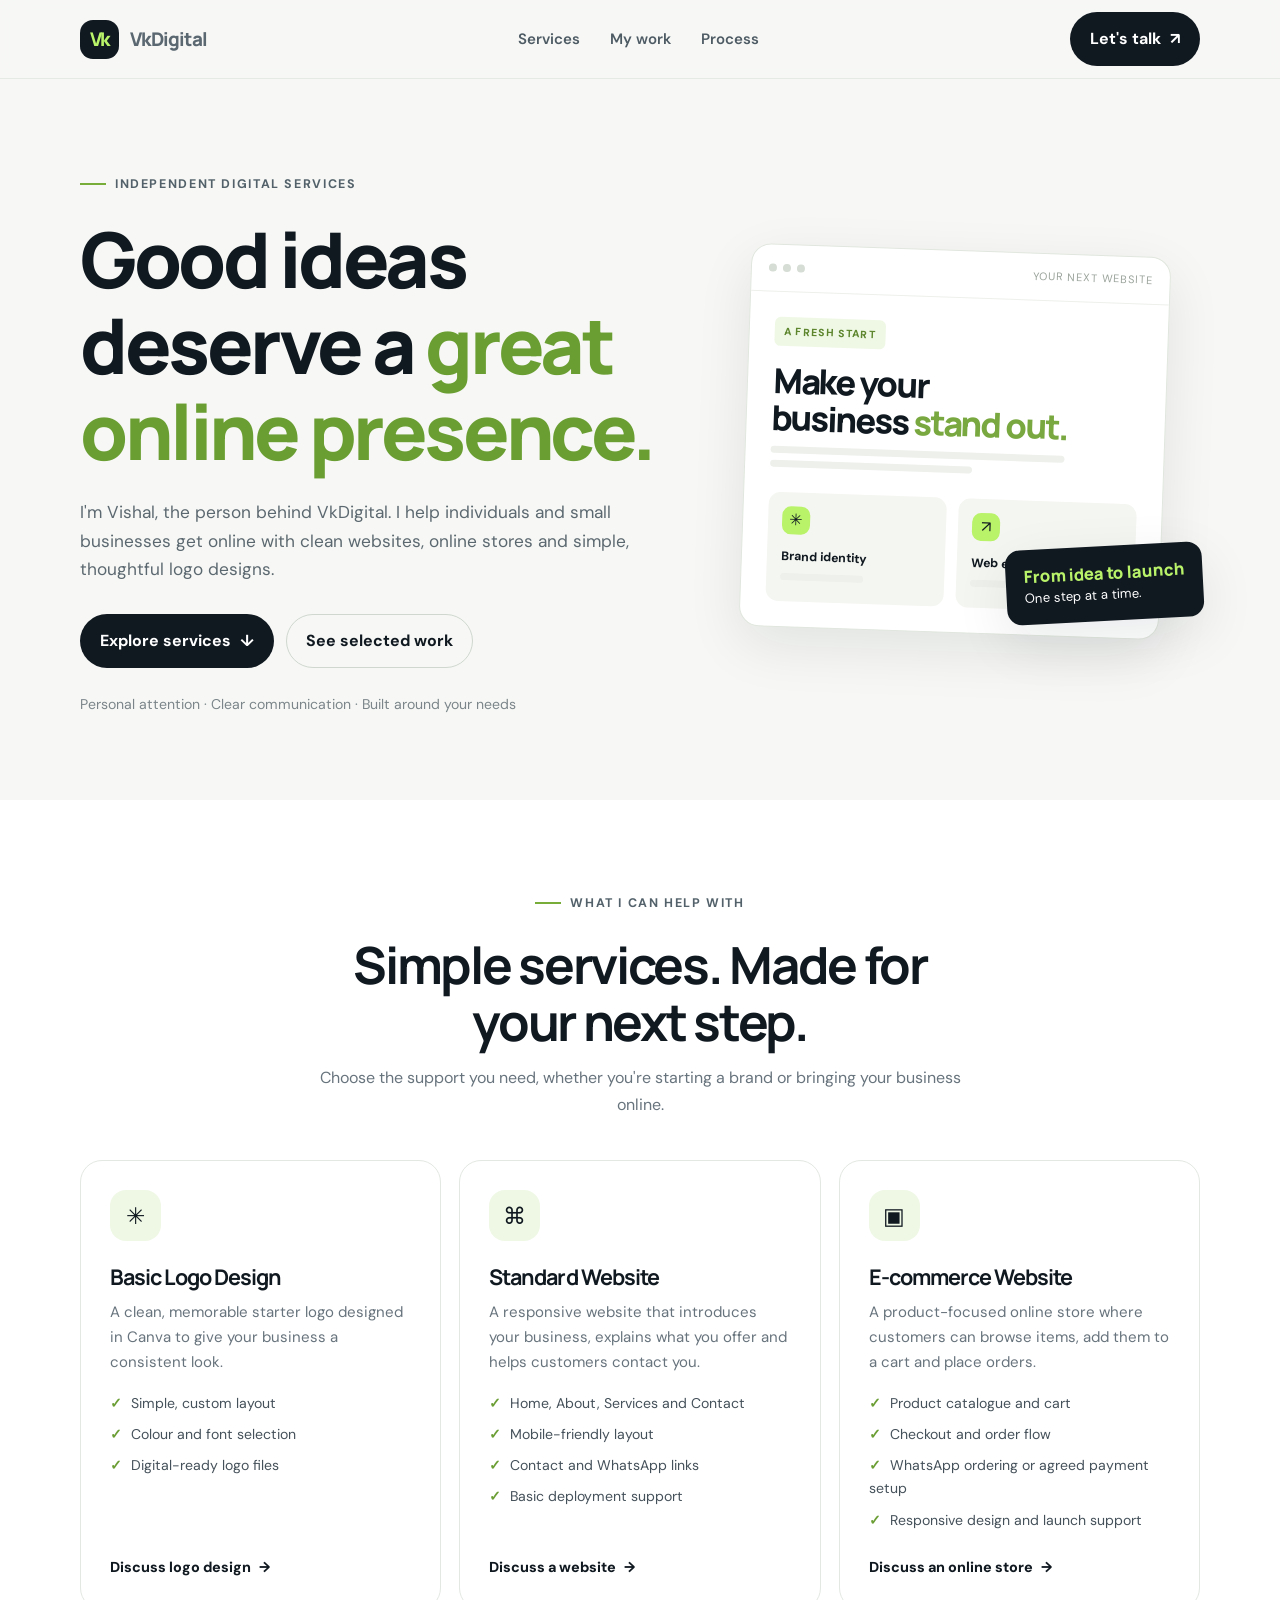
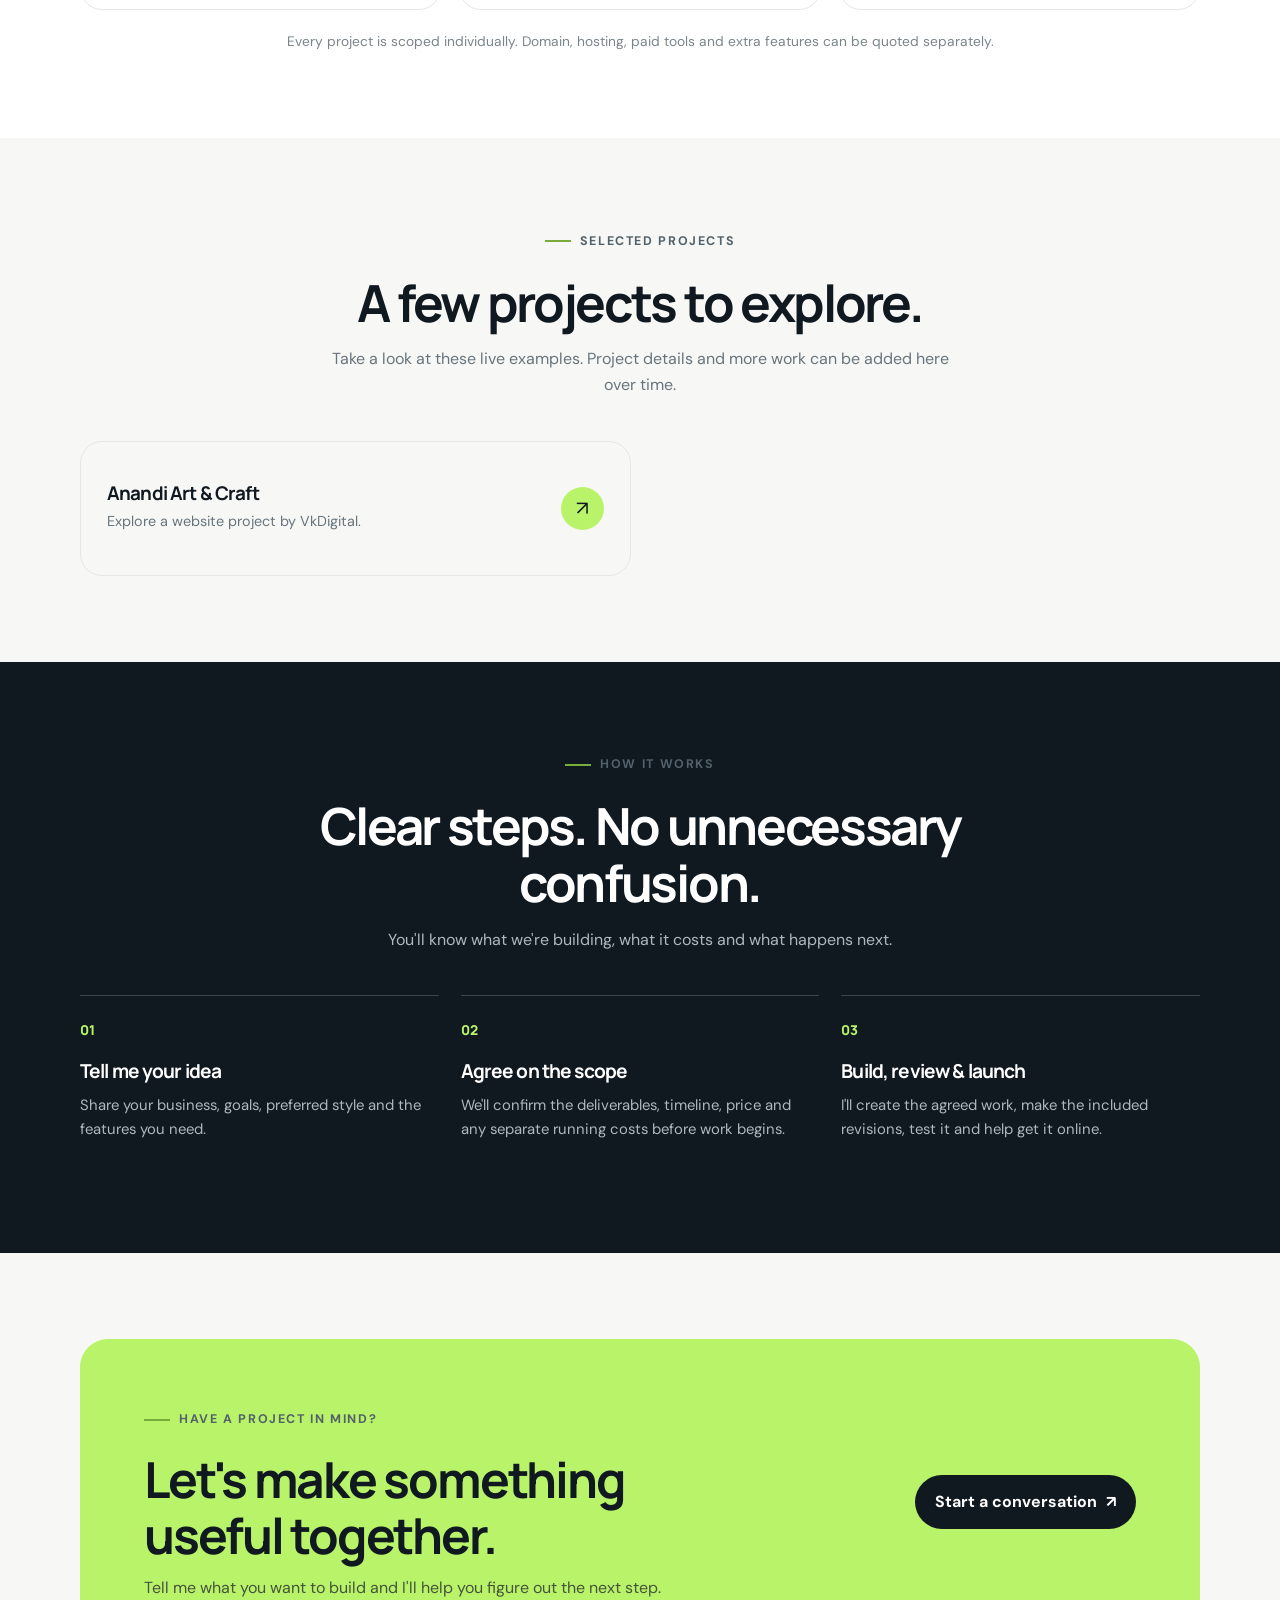
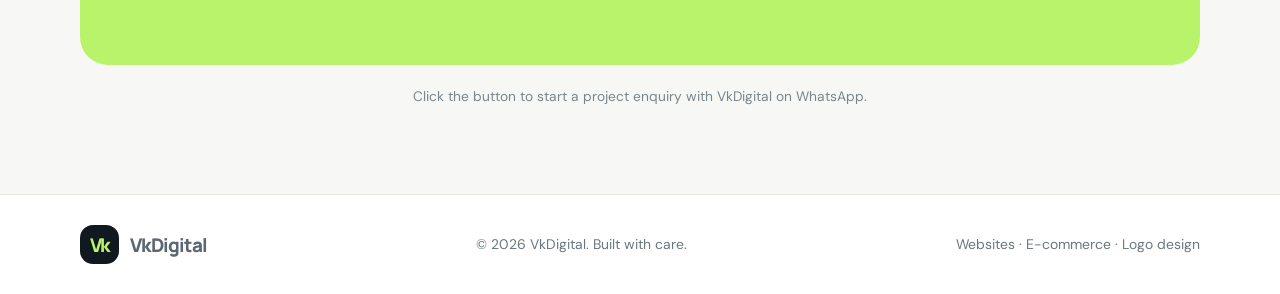
<file: index.html>
<!doctype html>
<html lang="en">
<head>
    <meta charset="utf-8">
    <meta name="viewport" content="width=device-width, initial-scale=1">
    <meta name="theme-color" content="#101820">
    <meta name="description" content="VkDigital creates clean, useful websites and simple logo designs for growing businesses.">
    <title>VkDigital | Websites & Logo Design</title>
    <link rel="preconnect" href="https://fonts.googleapis.com">
    <link rel="preconnect" href="https://fonts.gstatic.com" crossorigin>
    <link href="https://fonts.googleapis.com/css2?family=DM+Sans:wght@400;500;600;700&family=Manrope:wght@400;500;600;700;800&display=swap" rel="stylesheet">
    <link rel="stylesheet" href="css/style.css">
</head>
<body>
    <header class="site-header">
        <div class="wrap">
            <nav aria-label="Main navigation">
                <a class="brand" href="#home" aria-label="VkDigital home"><span class="brand-mark">Vk</span><span>Vk<span>Digital</span></span></a>
                <div class="nav-links">
                    <a href="#services">Services</a><a href="#work">My work</a><a href="#process">Process</a>
                </div>
                <a class="button button-dark nav-cta" href="#contact">Let's talk <span aria-hidden="true">↗</span></a>
            </nav>
        </div>
    </header>

    <main>
        <section class="hero" id="home">
            <div class="wrap hero-grid">
                <div>
                    <div class="eyebrow">
                        Independent digital services
                    </div>
                    <h1>Good ideas deserve a <em>great online presence.</em></h1>
                    <p class="hero-copy">
                        I'm Vishal, the person behind VkDigital. I help individuals and small businesses get online with clean websites, online stores and simple, thoughtful logo designs.
                    </p>
                    <div class="hero-actions">
                        <a class="button button-dark" href="#services">Explore services <span aria-hidden="true">↓</span></a><a class="button button-outline" href="#work">See selected work</a>
                    </div>
                    <p class="trust-line">
                        Personal attention · Clear communication · Built around your needs
                    </p>
                </div>
                <div class="visual" aria-label="Illustration of a modern website design">
                    <div class="visual-glow"></div>
                    <div class="mock-window">
                        <div class="window-top">
                            <span class="dot"></span><span class="dot"></span><span class="dot"></span><span class="window-label">YOUR NEXT WEBSITE</span>
                        </div>
                        <div class="mock-content">
                            <span class="mock-tag">A FRESH START</span><div class="mock-title">
                                Make your<br>business <span>stand out.</span>
                            </div>
                            <div class="mock-line"></div>
                            <div class="mock-line short"></div>
                            <div class="mock-cards">
                                <div class="mock-card">
                                    <span class="mock-icon">✳</span><b>Brand identity</b><div class="mock-line short"></div>
                                </div>
                                <div class="mock-card">
                                    <span class="mock-icon">↗</span><b>Web experience</b><div class="mock-line short"></div>
                                </div>
                            </div>
                        </div>
                    </div>
                    <div class="floating-note">
                        <strong>From idea to launch</strong>One step at a time.
                    </div>
                </div>
            </div>
        </section>

        <section class="section section-white" id="services">
            <div class="wrap">
                <div class="section-head">
                    <div class="eyebrow">
                        What I can help with
                    </div>
                    <h2>Simple services. Made for your next step.</h2><p>
                        Choose the support you need, whether you're starting a brand or bringing your business online.
                    </p>
                </div>
                <div class="services-grid">
                    <article class="service-card">
                        <div class="service-icon" aria-hidden="true">
                            ✳
                        </div>
                        <h3>Basic Logo Design</h3><p>
                            A clean, memorable starter logo designed in Canva to give your business a consistent look.
                        </p>
                        <ul>
                            <li>Simple, custom layout</li><li>Colour and font selection</li><li>Digital-ready logo files</li>
                        </ul>
                        <a class="service-link" href="#contact" data-service="Basic Logo Design">Discuss logo design <span aria-hidden="true">→</span></a>
                    </article>
                    <article class="service-card">
                        <div class="service-icon" aria-hidden="true">
                            ⌘
                        </div>
                        <h3>Standard Website</h3><p>
                            A responsive website that introduces your business, explains what you offer and helps customers contact you.
                        </p>
                        <ul>
                            <li>Home, About, Services and Contact</li><li>Mobile-friendly layout</li><li>Contact and WhatsApp links</li><li>Basic deployment support</li>
                        </ul>
                        <a class="service-link" href="#contact" data-service="Standard Website">Discuss a website <span aria-hidden="true">→</span></a>
                    </article>
                    <article class="service-card">
                        <div class="service-icon" aria-hidden="true">
                            ▣
                        </div>
                        <h3>E-commerce Website</h3><p>
                            A product-focused online store where customers can browse items, add them to a cart and place orders.
                        </p>
                        <ul>
                            <li>Product catalogue and cart</li><li>Checkout and order flow</li><li>WhatsApp ordering or agreed payment setup</li><li>Responsive design and launch support</li>
                        </ul>
                        <a class="service-link" href="#contact" data-service="E-commerce Website">Discuss an online store <span aria-hidden="true">→</span></a>
                    </article>
                </div>
                <p class="note">
                    Every project is scoped individually. Domain, hosting, paid tools and extra features can be quoted separately.
                </p>
            </div>
        </section>

        <section class="section" id="work">
            <div class="wrap">
                <div class="section-head">
                    <div class="eyebrow">
                        Selected projects
                    </div>
                    <h2>A few projects to explore.</h2><p>
                        Take a look at these live examples. Project details and more work can be added here over time.
                    </p>
                </div>
                <div class="work-grid">
                    <a class="work-card" href="https://vkdigital29.github.io/Anandi-Art-Craft/" target="_blank" rel="noopener noreferrer"><div>
                        <h3>Anandi Art & Craft</h3><p>
                            Explore a website project by VkDigital.
                        </p>
                    </div>
                        <span class="work-arrow" aria-hidden="true">↗</span></a>
                </div>
            </div>
        </section>

        <section class="section section-dark" id="process">
            <div class="wrap">
                <div class="section-head">
                    <div class="eyebrow">
                        How it works
                    </div>
                    <h2>Clear steps. No unnecessary confusion.</h2><p>
                        You'll know what we're building, what it costs and what happens next.
                    </p>
                </div>
                <div class="steps">
                    <article class="step">
                        <h3>Tell me your idea</h3><p>
                            Share your business, goals, preferred style and the features you need.
                        </p>
                    </article>
                    <article class="step">
                        <h3>Agree on the scope</h3><p>
                            We'll confirm the deliverables, timeline, price and any separate running costs before work begins.
                        </p>
                    </article>
                    <article class="step">
                        <h3>Build, review &amp; launch</h3><p>
                            I'll create the agreed work, make the included revisions, test it and help get it online.
                        </p>
                    </article>
                </div>
            </div>
        </section>

        <section class="section" id="contact">
            <div class="wrap">
                <div class="cta">
                    <div>
                        <div class="eyebrow">
                            Have a project in mind?
                        </div>
                        <h2>Let's make something useful together.</h2><p>
                            Tell me what you want to build and I'll help you figure out the next step.
                        </p>
                    </div>
                    <a class="button button-dark" href="https://wa.me/918378836293?text=Hi%20VkDigital!%20I%27d%20like%20to%20discuss%20a%20project." id="contact-whatsapp" target="_blank" rel="noopener noreferrer">Start a conversation <span aria-hidden="true">↗</span></a>
                </div>
                <p class="note">
                    Click the button to start a project enquiry with VkDigital on WhatsApp.
                </p>
            </div>
        </section>
    </main>

    <footer>
        <div class="wrap footer-inner">
            <a class="brand" href="#home"><span class="brand-mark">Vk</span><span>Vk<span>Digital</span></span></a><p>
                © <span id="year"></span> VkDigital. Built with care.
            </p>
            <p>
                Websites · E-commerce · Logo design
            </p>
        </div>
    </footer>
    <script src="js/app.js"></script>
</body>
</html>
</file>
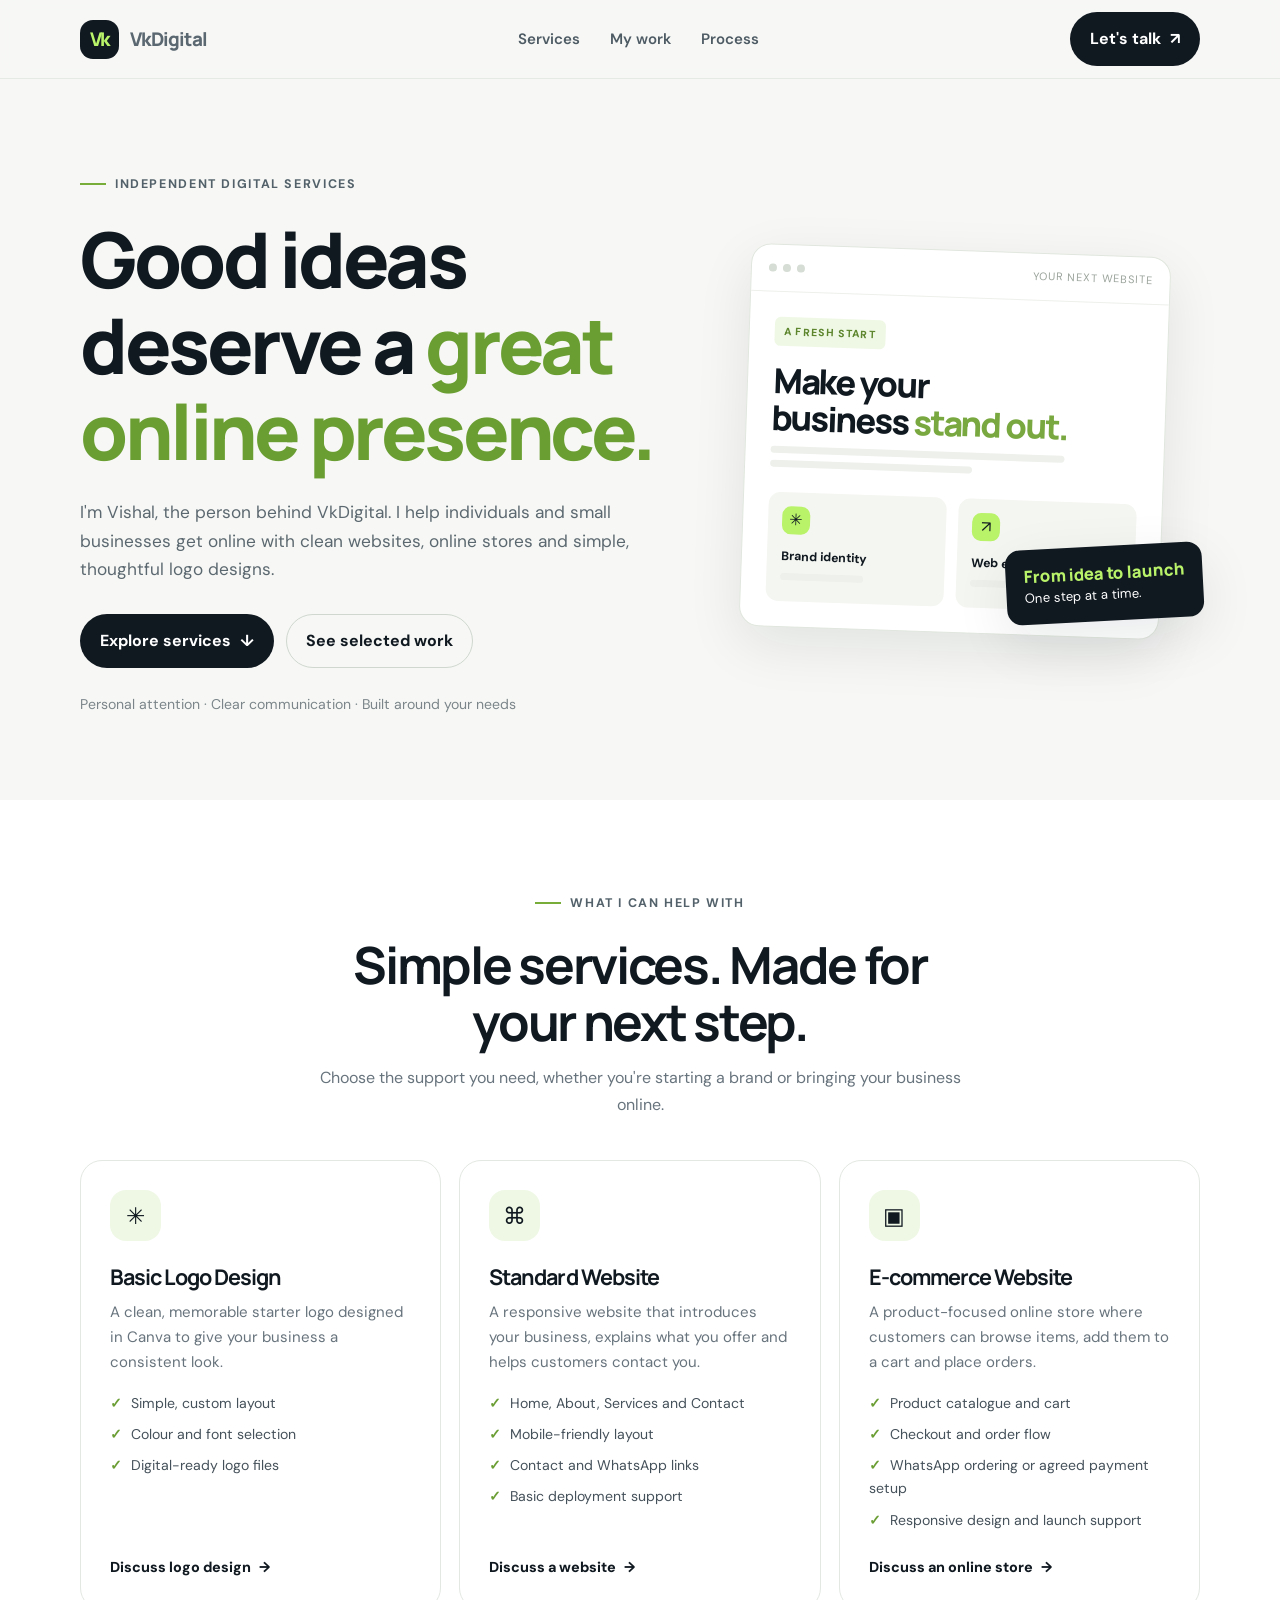
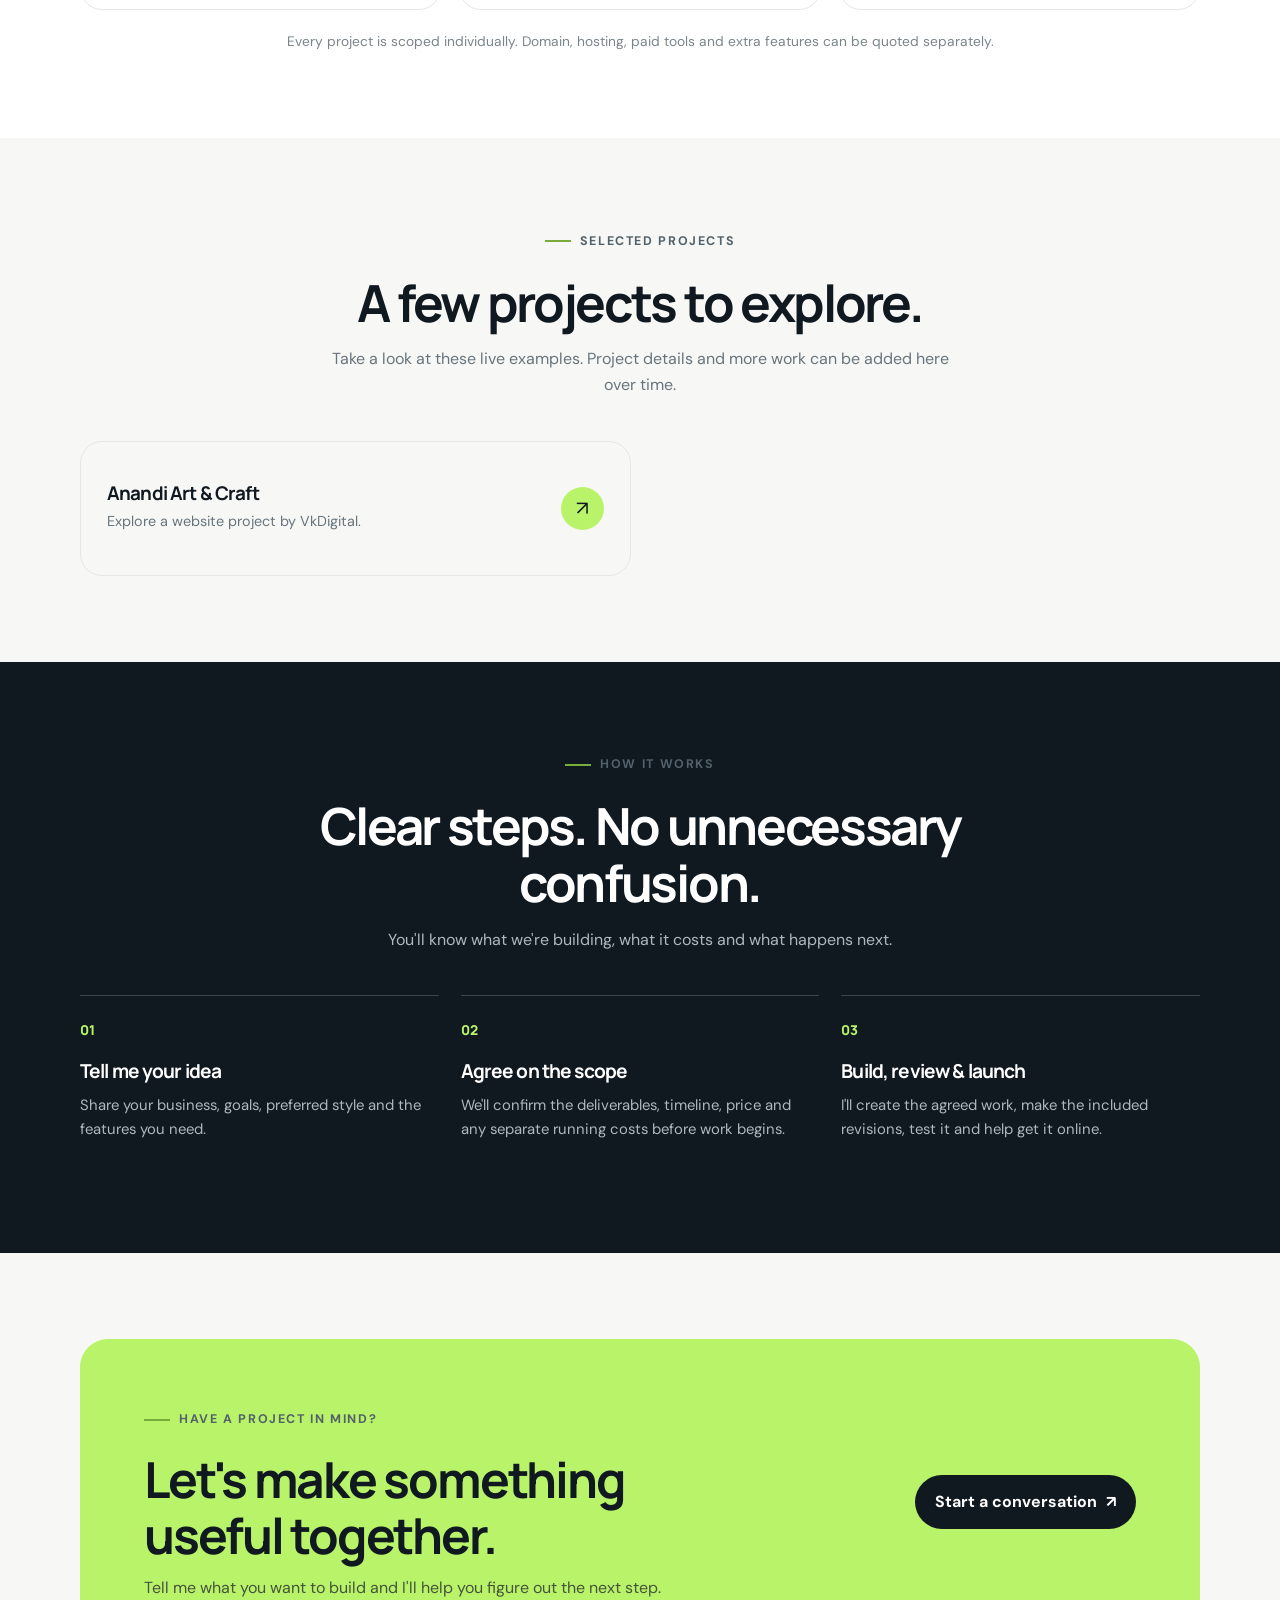
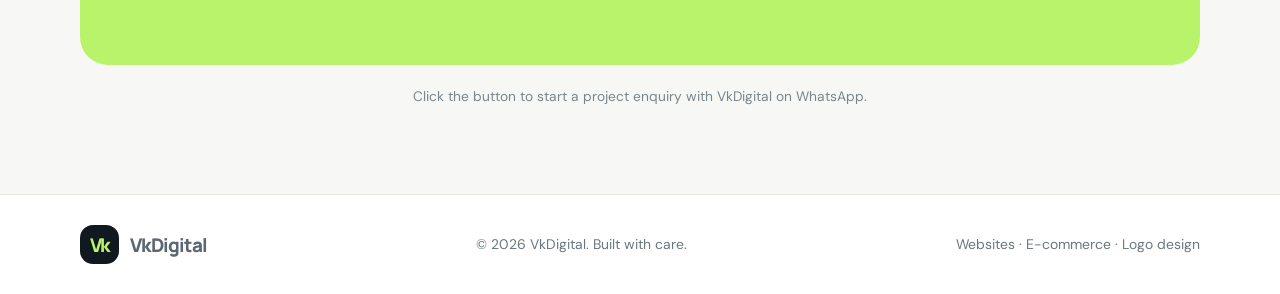
<file: index-3.html>
<!doctype html>
<html lang="en">
<head>
    <meta charset="utf-8">
    <meta name="viewport" content="width=device-width, initial-scale=1">
    <meta name="theme-color" content="#101820">
    <meta name="description" content="VkDigital creates clean, useful websites and simple logo designs for growing businesses.">
    <title>VkDigital | Websites & Logo Design</title>
    <link rel="preconnect" href="https://fonts.googleapis.com">
    <link rel="preconnect" href="https://fonts.gstatic.com" crossorigin>
    <link href="https://fonts.googleapis.com/css2?family=DM+Sans:wght@400;500;600;700&family=Manrope:wght@400;500;600;700;800&display=swap" rel="stylesheet">
    <style>
:root {
        --ink: #101820;
        --ink-soft: #24313c;
        --paper: #f7f8f5;
        --white: #fff;
        --muted: #68747d;
        --accent: #b9f36a;
        --line: #e3e8e2;
        --radius: 22px;
        --shadow: 0 18px 55px rgba(16,24,32,.09)
    }
        * {
            box-sizing: border-box;
            margin: 0;
            padding: 0
        }
        html {
            scroll-behavior: smooth;
            scroll-padding-top: 90px
        }
        body {
            font-family: 'DM Sans',sans-serif;
            color: var(--ink);
            background: var(--paper);
            line-height: 1.65
        }
        a {
            color: inherit;
            text-decoration: none
        }
        button,a {
            -webkit-tap-highlight-color: transparent
        }
        .wrap {
            width: min(1120px,calc(100% - 40px));
            margin-inline: auto
        }
        .site-header {
            position: sticky;
            top: 0;
            z-index: 10;
            background: rgba(247,248,245,.9);
            backdrop-filter: blur(14px);
            border-bottom: 1px solid rgba(227,232,226,.8)
        }
        nav {
            min-height: 78px;
            display: flex;
            align-items: center;
            justify-content: space-between;
            gap: 24px
        }
        .brand {
            display: flex;
            align-items: center;
            gap: 11px;
            font: 800 1.18rem 'Manrope',sans-serif;
            letter-spacing: -.04em
        }
        .brand-mark {
            width: 39px;
            height: 39px;
            display: grid;
            place-items: center;
            background: var(--ink);
            color: var(--accent);
            border-radius: 13px;
            font-weight: 800;
            letter-spacing: -.08em
        }
        .brand span:last-child {
            color: #5b6872
        }
        .nav-links {
            display: flex;
            align-items: center;
            gap: 30px;
            color: #4e5b64;
            font-size: .94rem;
            font-weight: 600
        }
        .nav-links a:hover {
            color: #111
        }
        .button {
            display: inline-flex;
            align-items: center;
            justify-content: center;
            gap: 9px;
            padding: 13px 19px;
            border-radius: 999px;
            font-weight: 700;
            border: 1px solid transparent;
            transition: transform .2s,background .2s;
            cursor: pointer
        }
        .button:hover {
            transform: translateY(-2px)
        }
        .button-dark {
            background: var(--ink);
            color: white
        }

        .button-dark:hover {
            background: #273641
        }
        .button-lime {
            background: var(--accent);
            color: var(--ink)
        }
        .button-outline {
            border-color: #cfd7cf;
            background: transparent
        }
        .hero {
            padding: 88px 0 84px;
            overflow: hidden
        }
        .hero-grid {
            display: grid;
            grid-template-columns: 1.08fr .92fr;
            align-items: center;
            gap: 54px
        }
        .eyebrow {
            display: inline-flex;
            align-items: center;
            gap: 9px;
            color: #52616a;
            font-weight: 700;
            font-size: .78rem;
            letter-spacing: .13em;
            text-transform: uppercase;
            margin-bottom: 22px
        }
        .eyebrow:before {
            content: '';
            width: 26px;
            height: 2px;
            background: #78ad3a
        }
        h1,h2,h3 {
            font-family: 'Manrope',sans-serif;
            letter-spacing: -.045em;
            line-height: 1.12
        }
        h1 {
            font-size: clamp(2.8rem,6vw,5.2rem);
            max-width: 690px;
            font-weight: 800
        }
        h1 em {
            font-style: normal;
            color: #6a9e32
        }
        .hero-copy {
            max-width: 555px;
            margin: 24px 0 30px;
            color: #5c6870;
            font-size: 1.08rem
        }
        .hero-actions {
            display: flex;
            flex-wrap: wrap;
            gap: 12px
        }
        .trust-line {
            margin-top: 25px;
            color: #7b858a;
            font-size: .88rem
        }
        .visual {
            min-height: 420px;
            position: relative;
            display: grid;
            place-items: center
        }
        .visual-glow {
            position: absolute;
            width: 350px;
            height: 350px;
            border-radius: 50%;
            background: #e4f5cf;
            filter: blur(2px)
        }
        .mock-window {
            position: relative;
            width: min(100%,420px);
            background: #fff;
            border: 1px solid #e1e7de;
            border-radius: 20px;
            box-shadow: var(--shadow);
            overflow: hidden;
            transform: rotate(2deg)
        }
        .window-top {
            display: flex;
            align-items: center;
            gap: 6px;
            padding: 14px 17px;
            border-bottom: 1px solid #edf0eb
        }
        .dot {
            width: 8px;
            height: 8px;
            border-radius: 50%;
            background: #d6ddd4
        }

        .window-label {
            margin-left: auto;
            font-size: .68rem;
            color: #9aa39b;
            letter-spacing: .08em
        }
        .mock-content {
            padding: 25px
        }
        .mock-tag {
            display: inline-block;
            font-size: .65rem;
            font-weight: 800;
            letter-spacing: .13em;
            color: #5d862e;
            background: #eff8e5;
            padding: 6px 9px;
            border-radius: 6px
        }
        .mock-title {
            font: 800 2.15rem/1.06 'Manrope',sans-serif;
            letter-spacing: -.06em;
            margin: 16px 0 11px
        }
        .mock-title span {
            color: #78a83f
        }
        .mock-line {
            height: 7px;
            background: #edf0eb;
            border-radius: 10px;
            margin: 7px 0;
            width: 80%
        }

        .mock-line.short {
            width: 55%
        }
        .mock-cards {
            display: grid;
            grid-template-columns: 1fr 1fr;
            gap: 12px;
            margin-top: 25px
        }
        .mock-card {
            padding: 14px;
            border-radius: 12px;
            background: #f4f6f1;
            min-height: 90px
        }

        .mock-card b {
            display: block;
            font-size: .77rem;
            margin: 12px 0 3px
        }

        .mock-icon {
            width: 28px;
            height: 28px;
            border-radius: 9px;
            background: var(--accent);
            display: grid;
            place-items: center;
            font-size: 1rem
        }
        .floating-note {
            position: absolute;
            right: -3px;
            bottom: 31px;
            padding: 15px 18px;
            background: var(--ink);
            color: white;
            border-radius: 15px;
            box-shadow: var(--shadow);
            font-size: .82rem;
            transform: rotate(-3deg)
        }

        .floating-note strong {
            display: block;
            color: var(--accent);
            font: 800 1.05rem 'Manrope',sans-serif
        }
        .section {
            padding: 86px 0
        }

        .section-white {
            background: #fff
        }

        .section-dark {
            background: var(--ink);
            color: #fff
        }
        .section-head {
            max-width: 650px;
            margin: 0 auto 42px;
            text-align: center
        }

        .section-head .eyebrow {
            justify-content: center
        }

        .section-head h2 {
            font-size: clamp(2rem,4vw,3.2rem);
            margin-bottom: 15px
        }

        .section-head p {
            color: var(--muted)
        }

        .section-dark .section-head p {
            color: #aeb9bd
        }
        .services-grid {
            display: grid;
            grid-template-columns: repeat(3,1fr);
            gap: 18px
        }
        .service-card {
            position: relative;
            background: #fff;
            border: 1px solid var(--line);
            border-radius: var(--radius);
            padding: 29px;
            display: flex;
            flex-direction: column;
            min-height: 320px;
            transition: transform .2s,box-shadow .2s,border-color .2s
        }
        .service-card:hover {
            transform: translateY(-5px);
            box-shadow: var(--shadow);
            border-color: #c8d7bd
        }
        .service-icon {
            width: 51px;
            height: 51px;
            border-radius: 16px;
            display: grid;
            place-items: center;
            background: #eff8e5;
            font-size: 1.45rem;
            margin-bottom: 24px
        }
        .service-card h3 {
            font-size: 1.35rem;
            margin-bottom: 11px
        }

        .service-card p {
            font-size: .94rem;
            color: var(--muted);
            margin-bottom: 17px
        }
        .service-card ul {
            list-style: none;
            display: grid;
            gap: 8px;
            margin-bottom: 24px;
            color: #45515a;
            font-size: .88rem
        }

        .service-card li:before {
            content: '✓';
            font-weight: 800;
            color: #6b9e34;
            margin-right: 9px
        }
        .service-link {
            margin-top: auto;
            font-weight: 800;
            font-size: .9rem;
            display: inline-flex;
            align-items: center;
            gap: 8px
        }

        .service-link span {
            transition: transform .2s
        }

        .service-link:hover span {
            transform: translateX(4px)
        }
        .note {
            margin-top: 20px;
            text-align: center;
            color: #7a858b;
            font-size: .86rem
        }
        .work-grid {
            display: grid;
            grid-template-columns: repeat(2,1fr);
            gap: 18px
        }
        .work-card {
            padding: 26px;
            border: 1px solid var(--line);
            border-radius: var(--radius);
            background: var(--paper);
            display: flex;
            align-items: center;
            justify-content: space-between;
            gap: 20px;
            min-height: 135px
        }
        .work-card h3 {
            font-size: 1.18rem;
            margin-bottom: 6px
        }

        .work-card p {
            font-size: .9rem;
            color: var(--muted)
        }

        .work-arrow {
            flex-shrink: 0;
            width: 43px;
            height: 43px;
            border-radius: 50%;
            background: var(--accent);
            display: grid;
            place-items: center;
            font-size: 1.25rem
        }
        .steps {
            display: grid;
            grid-template-columns: repeat(3,1fr);
            gap: 22px;
            counter-reset: step
        }
        .step {
            padding: 25px 0;
            border-top: 1px solid #3a454c;
            counter-increment: step
        }

        .step:before {
            content: '0' counter(step);
            display: block;
            color: var(--accent);
            font: 800 .85rem 'Manrope',sans-serif;
            margin-bottom: 22px
        }

        .step h3 {
            font-size: 1.2rem;
            margin-bottom: 10px
        }

        .step p {
            color: #aeb9bd;
            font-size: .93rem
        }
        .cta {
            padding: 64px;
            border-radius: 28px;
            background: var(--accent);
            display: flex;
            align-items: center;
            justify-content: space-between;
            gap: 28px
        }

        .cta h2 {
            font-size: clamp(2rem,4vw,3.1rem);
            max-width: 620px
        }

        .cta p {
            margin-top: 12px;
            color: #46543a
        }

        .cta .button {
            flex-shrink: 0
        }
        footer {
            padding: 30px 0;
            background: #fff;
            border-top: 1px solid var(--line)
        }

        .footer-inner {
            display: flex;
            justify-content: space-between;
            align-items: center;
            gap: 18px;
            color: #6b777d;
            font-size: .87rem
        }

        .footer-inner strong {
            color: var(--ink)
        }
        @media(max-width:850px) {
            .hero {
                padding-top: 60px
            }

            .hero-grid {
                grid-template-columns: 1fr;
                gap: 25px
            }

            .visual {
                min-height: 370px
            }

            .services-grid {
                grid-template-columns: 1fr 1fr
            }

            .service-card:last-child {
                grid-column: 1/-1
            }

            .cta {
                padding: 42px;
                align-items: flex-start;
                flex-direction: column
            }}
        @media(max-width:600px) {
            .wrap {
                width: min(100% - 30px,1120px)
            }

            nav {
                min-height: 68px
            }

            .nav-links {
                gap: 14px;
                font-size: .83rem
            }

            .nav-links a:nth-child(2) {
                display: none
            }

            .nav-cta {
                padding: 10px 13px;
                font-size: .83rem
            }

            .brand {
                font-size: 1rem
            }

            .brand-mark {
                width: 35px;
                height: 35px
            }

            .hero {
                padding: 55px 0 45px
            }

            .hero-grid {
                gap: 15px
            }

            h1 {
                font-size: clamp(2.65rem,13vw,4rem)
            }

            .hero-copy {
                font-size: 1rem
            }

            .visual {
                min-height: 330px
            }

            .visual-glow {
                width: 270px;
                height: 270px
            }

            .mock-content {
                padding: 20px
            }

            .mock-title {
                font-size: 1.8rem
            }

            .floating-note {
                right: 0;
                bottom: 10px
            }

            .section {
                padding: 65px 0
            }

            .services-grid,.work-grid,.steps {
                grid-template-columns: 1fr
            }

            .service-card,.service-card:last-child {
                grid-column: auto;
                min-height: unset
            }

            .service-card {
                padding: 25px
            }

            .section-head {
                margin-bottom: 30px
            }

            .work-card {
                min-height: 120px
            }

            .cta {
                padding: 30px 24px
            }

            .footer-inner {
                align-items: flex-start;
                flex-direction: column
            }}
        @media(prefers-reduced-motion:reduce) {
            html {
                scroll-behavior: auto
            }

            *,*:before,*:after {
                transition: none!important
            }}
    </style>
</head>
<body>
    <header class="site-header">
        <div class="wrap">
            <nav aria-label="Main navigation">
                <a class="brand" href="#home" aria-label="VkDigital home"><span class="brand-mark">Vk</span><span>Vk<span>Digital</span></span></a>
                <div class="nav-links">
                    <a href="#services">Services</a><a href="#work">My work</a><a href="#process">Process</a>
                </div>
                <a class="button button-dark nav-cta" href="#contact">Let's talk <span aria-hidden="true">↗</span></a>
            </nav>
        </div>
    </header>

    <main>
        <section class="hero" id="home">
            <div class="wrap hero-grid">
                <div>
                    <div class="eyebrow">
                        Independent digital services
                    </div>
                    <h1>Good ideas deserve a <em>great online presence.</em></h1>
                    <p class="hero-copy">
                        I'm Vishal, the person behind VkDigital. I help individuals and small businesses get online with clean websites, online stores and simple, thoughtful logo designs.
                    </p>
                    <div class="hero-actions">
                        <a class="button button-dark" href="#services">Explore services <span aria-hidden="true">↓</span></a><a class="button button-outline" href="#work">See selected work</a>
                    </div>
                    <p class="trust-line">
                        Personal attention · Clear communication · Built around your needs
                    </p>
                </div>
                <div class="visual" aria-label="Illustration of a modern website design">
                    <div class="visual-glow"></div>
                    <div class="mock-window">
                        <div class="window-top">
                            <span class="dot"></span><span class="dot"></span><span class="dot"></span><span class="window-label">YOUR NEXT WEBSITE</span>
                        </div>
                        <div class="mock-content">
                            <span class="mock-tag">A FRESH START</span><div class="mock-title">
                                Make your<br>business <span>stand out.</span>
                            </div>
                            <div class="mock-line"></div>
                            <div class="mock-line short"></div>
                            <div class="mock-cards">
                                <div class="mock-card">
                                    <span class="mock-icon">✳</span><b>Brand identity</b><div class="mock-line short"></div>
                                </div>
                                <div class="mock-card">
                                    <span class="mock-icon">↗</span><b>Web experience</b><div class="mock-line short"></div>
                                </div>
                            </div>
                        </div>
                    </div>
                    <div class="floating-note">
                        <strong>From idea to launch</strong>One step at a time.
                    </div>
                </div>
            </div>
        </section>

        <section class="section section-white" id="services">
            <div class="wrap">
                <div class="section-head">
                    <div class="eyebrow">
                        What I can help with
                    </div>
                    <h2>Simple services. Made for your next step.</h2><p>
                        Choose the support you need, whether you're starting a brand or bringing your business online.
                    </p>
                </div>
                <div class="services-grid">
                    <article class="service-card">
                        <div class="service-icon" aria-hidden="true">
                            ✳
                        </div>
                        <h3>Basic Logo Design</h3><p>
                            A clean, memorable starter logo designed in Canva to give your business a consistent look.
                        </p>
                        <ul>
                            <li>Simple, custom layout</li><li>Colour and font selection</li><li>Digital-ready logo files</li>
                        </ul>
                        <a class="service-link" href="#contact" data-service="Basic Logo Design">Discuss logo design <span aria-hidden="true">→</span></a>
                    </article>
                    <article class="service-card">
                        <div class="service-icon" aria-hidden="true">
                            ⌘
                        </div>
                        <h3>Standard Website</h3><p>
                            A responsive website that introduces your business, explains what you offer and helps customers contact you.
                        </p>
                        <ul>
                            <li>Home, About, Services and Contact</li><li>Mobile-friendly layout</li><li>Contact and WhatsApp links</li><li>Basic deployment support</li>
                        </ul>
                        <a class="service-link" href="#contact" data-service="Standard Website">Discuss a website <span aria-hidden="true">→</span></a>
                    </article>
                    <article class="service-card">
                        <div class="service-icon" aria-hidden="true">
                            ▣
                        </div>
                        <h3>E-commerce Website</h3><p>
                            A product-focused online store where customers can browse items, add them to a cart and place orders.
                        </p>
                        <ul>
                            <li>Product catalogue and cart</li><li>Checkout and order flow</li><li>WhatsApp ordering or agreed payment setup</li><li>Responsive design and launch support</li>
                        </ul>
                        <a class="service-link" href="#contact" data-service="E-commerce Website">Discuss an online store <span aria-hidden="true">→</span></a>
                    </article>
                </div>
                <p class="note">
                    Every project is scoped individually. Domain, hosting, paid tools and extra features can be quoted separately.
                </p>
            </div>
        </section>

        <section class="section" id="work">
            <div class="wrap">
                <div class="section-head">
                    <div class="eyebrow">
                        Selected projects
                    </div>
                    <h2>A few projects to explore.</h2><p>
                        Take a look at these live examples. Project details and more work can be added here over time.
                    </p>
                </div>
                <div class="work-grid">
                    <a class="work-card" href="https://vkdigital29.github.io/Anandi-Art-Craft/" target="_blank" rel="noopener noreferrer"><div>
                        <h3>Anandi Art & Craft</h3><p>
                            Explore a website project by VkDigital.
                        </p>
                    </div>
                        <span class="work-arrow" aria-hidden="true">↗</span></a>
                </div>
            </div>
        </section>

        <section class="section section-dark" id="process">
            <div class="wrap">
                <div class="section-head">
                    <div class="eyebrow">
                        How it works
                    </div>
                    <h2>Clear steps. No unnecessary confusion.</h2><p>
                        You'll know what we're building, what it costs and what happens next.
                    </p>
                </div>
                <div class="steps">
                    <article class="step">
                        <h3>Tell me your idea</h3><p>
                            Share your business, goals, preferred style and the features you need.
                        </p>
                    </article>
                    <article class="step">
                        <h3>Agree on the scope</h3><p>
                            We'll confirm the deliverables, timeline, price and any separate running costs before work begins.
                        </p>
                    </article>
                    <article class="step">
                        <h3>Build, review &amp; launch</h3><p>
                            I'll create the agreed work, make the included revisions, test it and help get it online.
                        </p>
                    </article>
                </div>
            </div>
        </section>

        <section class="section" id="contact">
            <div class="wrap">
                <div class="cta">
                    <div>
                        <div class="eyebrow">
                            Have a project in mind?
                        </div>
                        <h2>Let's make something useful together.</h2><p>
                            Tell me what you want to build and I'll help you figure out the next step.
                        </p>
                    </div>
                    <a class="button button-dark" href="https://wa.me/918378836293?text=Hi%20VkDigital!%20I%27d%20like%20to%20discuss%20a%20project." id="contact-whatsapp" target="_blank" rel="noopener noreferrer">Start a conversation <span aria-hidden="true">↗</span></a>
                </div>
                <p class="note">
                    Click the button to start a project enquiry with VkDigital on WhatsApp.
                </p>
            </div>
        </section>
    </main>

    <footer>
        <div class="wrap footer-inner">
            <a class="brand" href="#home"><span class="brand-mark">Vk</span><span>Vk<span>Digital</span></span></a><p>
                © <span id="year"></span> VkDigital. Built with care.
            </p>
            <p>
                Websites · E-commerce · Logo design
            </p>
        </div>
    </footer>
    <script>
        document.getElementById('year').textContent = new Date().getFullYear();
        // When a service link is clicked, include that service in the WhatsApp enquiry.
        const whatsappButton = document.getElementById('contact-whatsapp');
        document.querySelectorAll('[data-service]').forEach(link => {
            link.addEventListener('click', () => {
                const service = link.dataset.service;
                const message = `Hi VkDigital! I'm interested in ${service}. Could we discuss the details and pricing?`;
                whatsappButton.href = 'https://wa.me/918378836293?text=' + encodeURIComponent(message);
            });
        });
    </script>
</body>
</html>
</file>
<file: css/style.css>
:root {
        --ink: #101820;
        --ink-soft: #24313c;
        --paper: #f7f8f5;
        --white: #fff;
        --muted: #68747d;
        --accent: #b9f36a;
        --line: #e3e8e2;
        --radius: 22px;
        --shadow: 0 18px 55px rgba(16,24,32,.09)
    }
        * {
            box-sizing: border-box;
            margin: 0;
            padding: 0
        }
        html {
            scroll-behavior: smooth;
            scroll-padding-top: 90px
        }
        body {
            font-family: 'DM Sans',sans-serif;
            color: var(--ink);
            background: var(--paper);
            line-height: 1.65
        }
        a {
            color: inherit;
            text-decoration: none
        }
        button,a {
            -webkit-tap-highlight-color: transparent
        }
        .wrap {
            width: min(1120px,calc(100% - 40px));
            margin-inline: auto
        }
        .site-header {
            position: sticky;
            top: 0;
            z-index: 10;
            background: rgba(247,248,245,.9);
            backdrop-filter: blur(14px);
            border-bottom: 1px solid rgba(227,232,226,.8)
        }
        nav {
            min-height: 78px;
            display: flex;
            align-items: center;
            justify-content: space-between;
            gap: 24px
        }
        .brand {
            display: flex;
            align-items: center;
            gap: 11px;
            font: 800 1.18rem 'Manrope',sans-serif;
            letter-spacing: -.04em
        }
        .brand-mark {
            width: 39px;
            height: 39px;
            display: grid;
            place-items: center;
            background: var(--ink);
            color: var(--accent);
            border-radius: 13px;
            font-weight: 800;
            letter-spacing: -.08em
        }
        .brand span:last-child {
            color: #5b6872
        }
        .nav-links {
            display: flex;
            align-items: center;
            gap: 30px;
            color: #4e5b64;
            font-size: .94rem;
            font-weight: 600
        }
        .nav-links a:hover {
            color: #111
        }
        .button {
            display: inline-flex;
            align-items: center;
            justify-content: center;
            gap: 9px;
            padding: 13px 19px;
            border-radius: 999px;
            font-weight: 700;
            border: 1px solid transparent;
            transition: transform .2s,background .2s;
            cursor: pointer
        }
        .button:hover {
            transform: translateY(-2px)
        }
        .button-dark {
            background: var(--ink);
            color: white
        }

        .button-dark:hover {
            background: #273641
        }
        .button-lime {
            background: var(--accent);
            color: var(--ink)
        }
        .button-outline {
            border-color: #cfd7cf;
            background: transparent
        }
        .hero {
            padding: 88px 0 84px;
            overflow: hidden
        }
        .hero-grid {
            display: grid;
            grid-template-columns: 1.08fr .92fr;
            align-items: center;
            gap: 54px
        }
        .eyebrow {
            display: inline-flex;
            align-items: center;
            gap: 9px;
            color: #52616a;
            font-weight: 700;
            font-size: .78rem;
            letter-spacing: .13em;
            text-transform: uppercase;
            margin-bottom: 22px
        }
        .eyebrow:before {
            content: '';
            width: 26px;
            height: 2px;
            background: #78ad3a
        }
        h1,h2,h3 {
            font-family: 'Manrope',sans-serif;
            letter-spacing: -.045em;
            line-height: 1.12
        }
        h1 {
            font-size: clamp(2.8rem,6vw,5.2rem);
            max-width: 690px;
            font-weight: 800
        }
        h1 em {
            font-style: normal;
            color: #6a9e32
        }
        .hero-copy {
            max-width: 555px;
            margin: 24px 0 30px;
            color: #5c6870;
            font-size: 1.08rem
        }
        .hero-actions {
            display: flex;
            flex-wrap: wrap;
            gap: 12px
        }
        .trust-line {
            margin-top: 25px;
            color: #7b858a;
            font-size: .88rem
        }
        .visual {
            min-height: 420px;
            position: relative;
            display: grid;
            place-items: center
        }
        .visual-glow {
            position: absolute;
            width: 350px;
            height: 350px;
            border-radius: 50%;
            background: #e4f5cf;
            filter: blur(2px)
        }
        .mock-window {
            position: relative;
            width: min(100%,420px);
            background: #fff;
            border: 1px solid #e1e7de;
            border-radius: 20px;
            box-shadow: var(--shadow);
            overflow: hidden;
            transform: rotate(2deg)
        }
        .window-top {
            display: flex;
            align-items: center;
            gap: 6px;
            padding: 14px 17px;
            border-bottom: 1px solid #edf0eb
        }
        .dot {
            width: 8px;
            height: 8px;
            border-radius: 50%;
            background: #d6ddd4
        }

        .window-label {
            margin-left: auto;
            font-size: .68rem;
            color: #9aa39b;
            letter-spacing: .08em
        }
        .mock-content {
            padding: 25px
        }
        .mock-tag {
            display: inline-block;
            font-size: .65rem;
            font-weight: 800;
            letter-spacing: .13em;
            color: #5d862e;
            background: #eff8e5;
            padding: 6px 9px;
            border-radius: 6px
        }
        .mock-title {
            font: 800 2.15rem/1.06 'Manrope',sans-serif;
            letter-spacing: -.06em;
            margin: 16px 0 11px
        }
        .mock-title span {
            color: #78a83f
        }
        .mock-line {
            height: 7px;
            background: #edf0eb;
            border-radius: 10px;
            margin: 7px 0;
            width: 80%
        }

        .mock-line.short {
            width: 55%
        }
        .mock-cards {
            display: grid;
            grid-template-columns: 1fr 1fr;
            gap: 12px;
            margin-top: 25px
        }
        .mock-card {
            padding: 14px;
            border-radius: 12px;
            background: #f4f6f1;
            min-height: 90px
        }

        .mock-card b {
            display: block;
            font-size: .77rem;
            margin: 12px 0 3px
        }

        .mock-icon {
            width: 28px;
            height: 28px;
            border-radius: 9px;
            background: var(--accent);
            display: grid;
            place-items: center;
            font-size: 1rem
        }
        .floating-note {
            position: absolute;
            right: -3px;
            bottom: 31px;
            padding: 15px 18px;
            background: var(--ink);
            color: white;
            border-radius: 15px;
            box-shadow: var(--shadow);
            font-size: .82rem;
            transform: rotate(-3deg)
        }

        .floating-note strong {
            display: block;
            color: var(--accent);
            font: 800 1.05rem 'Manrope',sans-serif
        }
        .section {
            padding: 86px 0
        }

        .section-white {
            background: #fff
        }

        .section-dark {
            background: var(--ink);
            color: #fff
        }
        .section-head {
            max-width: 650px;
            margin: 0 auto 42px;
            text-align: center
        }

        .section-head .eyebrow {
            justify-content: center
        }

        .section-head h2 {
            font-size: clamp(2rem,4vw,3.2rem);
            margin-bottom: 15px
        }

        .section-head p {
            color: var(--muted)
        }

        .section-dark .section-head p {
            color: #aeb9bd
        }
        .services-grid {
            display: grid;
            grid-template-columns: repeat(3,1fr);
            gap: 18px
        }
        .service-card {
            position: relative;
            background: #fff;
            border: 1px solid var(--line);
            border-radius: var(--radius);
            padding: 29px;
            display: flex;
            flex-direction: column;
            min-height: 320px;
            transition: transform .2s,box-shadow .2s,border-color .2s
        }
        .service-card:hover {
            transform: translateY(-5px);
            box-shadow: var(--shadow);
            border-color: #c8d7bd
        }
        .service-icon {
            width: 51px;
            height: 51px;
            border-radius: 16px;
            display: grid;
            place-items: center;
            background: #eff8e5;
            font-size: 1.45rem;
            margin-bottom: 24px
        }
        .service-card h3 {
            font-size: 1.35rem;
            margin-bottom: 11px
        }

        .service-card p {
            font-size: .94rem;
            color: var(--muted);
            margin-bottom: 17px
        }
        .service-card ul {
            list-style: none;
            display: grid;
            gap: 8px;
            margin-bottom: 24px;
            color: #45515a;
            font-size: .88rem
        }

        .service-card li:before {
            content: '✓';
            font-weight: 800;
            color: #6b9e34;
            margin-right: 9px
        }
        .service-link {
            margin-top: auto;
            font-weight: 800;
            font-size: .9rem;
            display: inline-flex;
            align-items: center;
            gap: 8px
        }

        .service-link span {
            transition: transform .2s
        }

        .service-link:hover span {
            transform: translateX(4px)
        }
        .note {
            margin-top: 20px;
            text-align: center;
            color: #7a858b;
            font-size: .86rem
        }
        .work-grid {
            display: grid;
            grid-template-columns: repeat(2,1fr);
            gap: 18px
        }
        .work-card {
            padding: 26px;
            border: 1px solid var(--line);
            border-radius: var(--radius);
            background: var(--paper);
            display: flex;
            align-items: center;
            justify-content: space-between;
            gap: 20px;
            min-height: 135px
        }
        .work-card h3 {
            font-size: 1.18rem;
            margin-bottom: 6px
        }

        .work-card p {
            font-size: .9rem;
            color: var(--muted)
        }

        .work-arrow {
            flex-shrink: 0;
            width: 43px;
            height: 43px;
            border-radius: 50%;
            background: var(--accent);
            display: grid;
            place-items: center;
            font-size: 1.25rem
        }
        .steps {
            display: grid;
            grid-template-columns: repeat(3,1fr);
            gap: 22px;
            counter-reset: step
        }
        .step {
            padding: 25px 0;
            border-top: 1px solid #3a454c;
            counter-increment: step
        }

        .step:before {
            content: '0' counter(step);
            display: block;
            color: var(--accent);
            font: 800 .85rem 'Manrope',sans-serif;
            margin-bottom: 22px
        }

        .step h3 {
            font-size: 1.2rem;
            margin-bottom: 10px
        }

        .step p {
            color: #aeb9bd;
            font-size: .93rem
        }
        .cta {
            padding: 64px;
            border-radius: 28px;
            background: var(--accent);
            display: flex;
            align-items: center;
            justify-content: space-between;
            gap: 28px
        }

        .cta h2 {
            font-size: clamp(2rem,4vw,3.1rem);
            max-width: 620px
        }

        .cta p {
            margin-top: 12px;
            color: #46543a
        }

        .cta .button {
            flex-shrink: 0
        }
        footer {
            padding: 30px 0;
            background: #fff;
            border-top: 1px solid var(--line)
        }

        .footer-inner {
            display: flex;
            justify-content: space-between;
            align-items: center;
            gap: 18px;
            color: #6b777d;
            font-size: .87rem
        }

        .footer-inner strong {
            color: var(--ink)
        }
        @media(max-width:850px) {
            .hero {
                padding-top: 60px
            }

            .hero-grid {
                grid-template-columns: 1fr;
                gap: 25px
            }

            .visual {
                min-height: 370px
            }

            .services-grid {
                grid-template-columns: 1fr 1fr
            }

            .service-card:last-child {
                grid-column: 1/-1
            }

            .cta {
                padding: 42px;
                align-items: flex-start;
                flex-direction: column
            }}
        @media(max-width:600px) {
            .wrap {
                width: min(100% - 30px,1120px)
            }

            nav {
                min-height: 68px
            }

            .nav-links {
                gap: 14px;
                font-size: .83rem
            }

            .nav-links a:nth-child(2) {
                display: none
            }

            .nav-cta {
                padding: 10px 13px;
                font-size: .83rem
            }

            .brand {
                font-size: 1rem
            }

            .brand-mark {
                width: 35px;
                height: 35px
            }

            .hero {
                padding: 55px 0 45px
            }

            .hero-grid {
                gap: 15px
            }

            h1 {
                font-size: clamp(2.65rem,13vw,4rem)
            }

            .hero-copy {
                font-size: 1rem
            }

            .visual {
                min-height: 330px
            }

            .visual-glow {
                width: 270px;
                height: 270px
            }

            .mock-content {
                padding: 20px
            }

            .mock-title {
                font-size: 1.8rem
            }

            .floating-note {
                right: 0;
                bottom: 10px
            }

            .section {
                padding: 65px 0
            }

            .services-grid,.work-grid,.steps {
                grid-template-columns: 1fr
            }

            .service-card,.service-card:last-child {
                grid-column: auto;
                min-height: unset
            }

            .service-card {
                padding: 25px
            }

            .section-head {
                margin-bottom: 30px
            }

            .work-card {
                min-height: 120px
            }

            .cta {
                padding: 30px 24px
            }

            .footer-inner {
                align-items: flex-start;
                flex-direction: column
            }}
        @media(prefers-reduced-motion:reduce) {
            html {
                scroll-behavior: auto
            }

            *,*:before,*:after {
                transition: none!important
            }}
</file>
